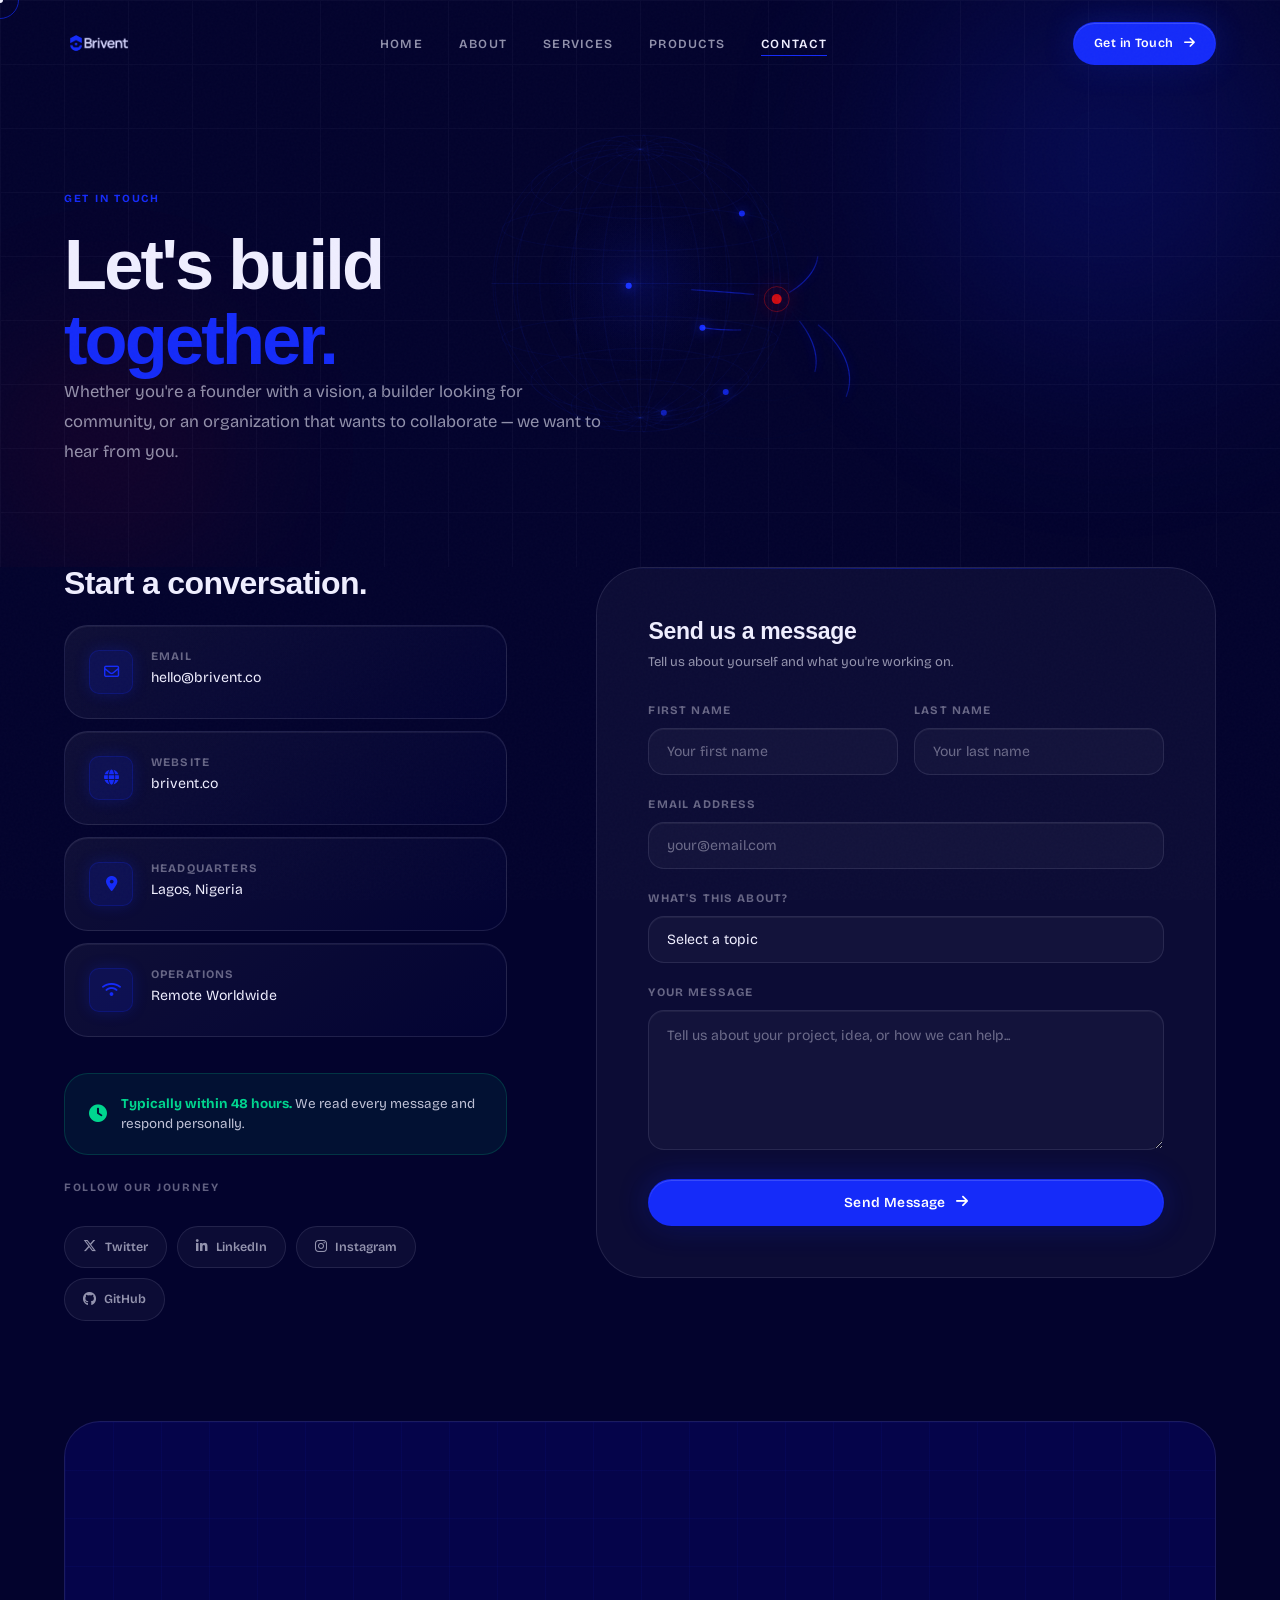
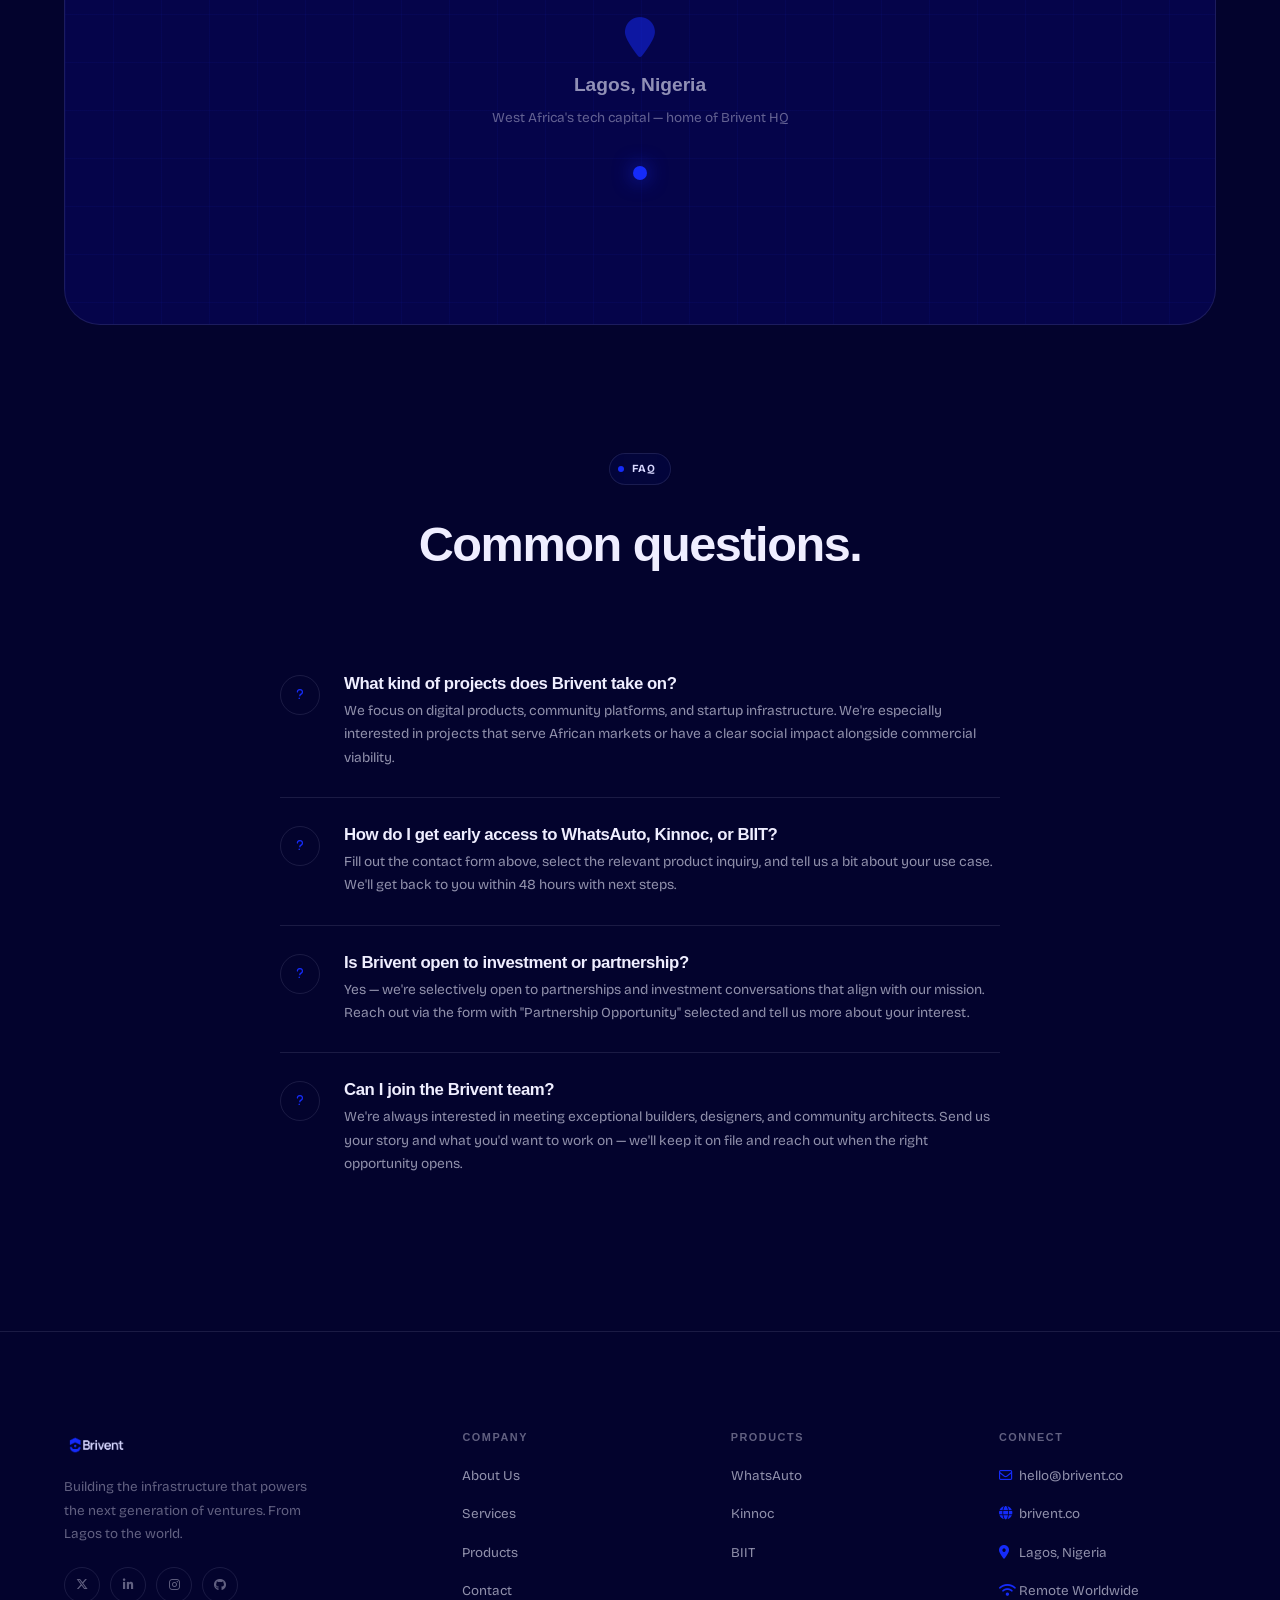
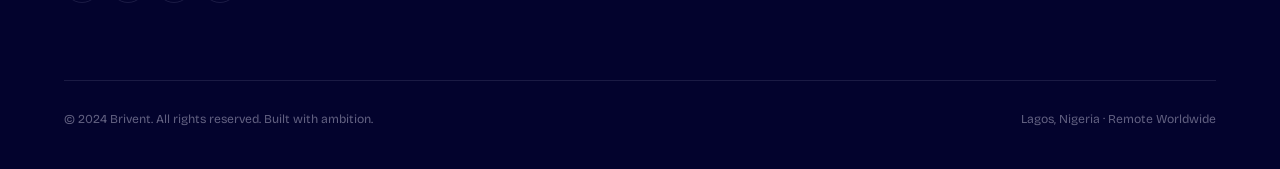
<file: contact.html>
<!DOCTYPE html>
<html lang="en">
<head>
  <meta charset="UTF-8">
  <meta name="viewport" content="width=device-width, initial-scale=1.0">
  <title>Contact — Brivent</title>
  <meta name="description" content="Get in touch with Brivent. Whether you're a founder, a builder, or a collaborator — we want to hear from you.">
  <link rel="icon" href="favicon.jpg" type="image/jpeg">
  <link rel="preconnect" href="https://fonts.googleapis.com">
  <link rel="preconnect" href="https://fonts.gstatic.com" crossorigin>
  <link href="https://fonts.googleapis.com/css2?family=Clash+Display:wght@400;500;600;700&family=Bricolage+Grotesque:opsz,wght@12..96,300;400;500;600;700&display=swap" rel="stylesheet">
  <link rel="stylesheet" href="https://cdnjs.cloudflare.com/ajax/libs/font-awesome/6.5.1/css/all.min.css">
  <link rel="stylesheet" href="assets/css/style.css">
  <style>
    .p-hero { padding:calc(90px + clamp(60px,8vw,100px)) 0 clamp(60px,8vw,100px); position:relative; overflow:hidden; }
    .p-hero__label { font-size:.68rem;font-weight:700;letter-spacing:.16em;text-transform:uppercase;color:var(--persian);margin-bottom:20px;display:block; }
    /* Contact layout */
    .contact-layout {
      display: grid;
      grid-template-columns: 1fr 1.4fr;
      gap: clamp(40px, 7vw, 90px);
      align-items: start;
    }
    /* Info column */
    .info-cards { display:flex;flex-direction:column;gap:12px;margin-bottom:36px; }
    .response-band {
      padding: 20px 24px;
      border-radius: var(--r-lg);
      background: rgba(0,214,143,.07);
      border: 1px solid rgba(0,214,143,.18);
      display: flex;
      align-items: center;
      gap: 14px;
    }
    .response-band i { color:#00d68f;font-size:1.1rem;flex-shrink:0; }
    .response-band p  { font-size:.84rem;color:var(--white-80);line-height:1.5; }
    .response-band strong { color:#00d68f; }
    /* Social links */
    .social-links { display:flex; flex-wrap:wrap; gap:10px; margin-top:28px; }
    .social-link {
      display:inline-flex; align-items:center; gap:8px;
      padding:10px 18px;
      border-radius:var(--r-pill);
      border:1px solid var(--glass-border);
      background:var(--glass-w);
      font-size:.78rem; font-weight:600; color:var(--white-60);
      transition: all var(--t-med) var(--ease);
    }
    .social-link i { font-size:.85rem; }
    .social-link:hover { border-color:var(--persian); color:var(--white-c); background:rgba(21,43,249,.08); transform:translateY(-2px); }
    /* Form card */
    .form-card {
      background: var(--glass-w);
      border: 1px solid var(--glass-border);
      border-radius: var(--r-2xl);
      padding: clamp(32px,4vw,52px);
      position: relative;
      overflow: hidden;
    }
    .form-card::before {
      content:''; position:absolute;top:0;left:0;right:0;
      height:1px;
      background:linear-gradient(90deg,transparent,rgba(21,43,249,.4),transparent);
    }
    /* Map placeholder */
    .map-block {
      border-radius:var(--r-xl);
      overflow:hidden;
      aspect-ratio:16/7;
      position:relative;
      border:1px solid var(--glass-border);
      background:var(--deep-2);
      display:flex; align-items:center; justify-content:center;
      margin-top:clamp(60px,8vw,100px);
    }
    .map-block__inner { text-align:center; }
    .map-block__inner i { font-size:2.5rem; color:var(--persian); margin-bottom:12px; opacity:.5; }
    .map-block__inner p { font-size:.85rem; color:var(--white-40); }
    .map-block__inner strong { display:block; font-family:var(--font-display); font-size:1.2rem; color:var(--white-60); margin-bottom:6px; }
    .map-pin {
      position:absolute; bottom:30%; left:50%; transform:translate(-50%,50%);
    }
    .map-pin__dot {
      width:14px; height:14px; border-radius:50%;
      background:var(--persian);
      box-shadow:0 0 20px rgba(21,43,249,.8);
      animation:map-pulse 2s ease infinite;
    }
    @keyframes map-pulse {
      0%,100%{box-shadow:0 0 20px rgba(21,43,249,.8)}
      50%{box-shadow:0 0 40px rgba(21,43,249,1),0 0 80px rgba(21,43,249,.4)}
    }
    .map-grid {
      position:absolute;inset:0;
      background-image:
        linear-gradient(rgba(21,43,249,.06) 1px,transparent 1px),
        linear-gradient(90deg,rgba(21,43,249,.06) 1px,transparent 1px);
      background-size:48px 48px;
    }
    @media (max-width:1024px){
      .contact-layout { grid-template-columns:1fr; }
    }
  </style>
</head>
<body>

<div class="cur-dot" id="curDot"></div>
<div class="cur-ring" id="curRing"></div>
<div class="loader" id="loader">
  <div class="loader__logo"><img src="brivent.png" alt="Brivent"></div>
  <div class="loader__bar"></div>
</div>

<nav class="nav" id="nav">
  <div class="container">
    <div class="nav__inner">
      <a href="index.html" class="nav__logo"><img src="brivent.png" alt="Brivent"></a>
      <ul class="nav__links">
        <li><a href="index.html"    class="nav__link">Home</a></li>
        <li><a href="about.html"    class="nav__link">About</a></li>
        <li><a href="services.html" class="nav__link">Services</a></li>
        <li><a href="products.html" class="nav__link">Products</a></li>
        <li><a href="contact.html"  class="nav__link">Contact</a></li>
      </ul>
      <div class="nav__actions">
        <a href="contact.html" class="btn btn-primary btn-sm" data-mag>Get in Touch <i class="fa-solid fa-arrow-right"></i></a>
        <button class="nav__burger" id="burger" aria-label="Open menu"><span></span><span></span><span></span></button>
      </div>
    </div>
  </div>
</nav>

<div class="m-menu" id="mMenu">
  <ul class="m-menu__links">
    <li><a href="index.html"    class="m-menu__link">Home</a></li>
    <li><a href="about.html"    class="m-menu__link">About</a></li>
    <li><a href="services.html" class="m-menu__link">Services</a></li>
    <li><a href="products.html" class="m-menu__link">Products</a></li>
    <li><a href="contact.html"  class="m-menu__link">Contact</a></li>
  </ul>
  <p class="m-menu__foot">&copy; 2024 Brivent &mdash; Lagos, Nigeria</p>
</div>

<!-- ══ PAGE HERO ══ -->
<section class="p-hero">
  <canvas id="globeCanvas" style="position:absolute;inset:0;width:100%;height:100%;pointer-events:none;z-index:0" aria-hidden="true"></canvas>
  <div class="orb orb-blue"  style="width:600px;height:600px;top:-25%;right:-10%;opacity:.5" aria-hidden="true"></div>
  <div class="orb orb-red"   style="width:350px;height:350px;bottom:-10%;left:-5%;opacity:.35" aria-hidden="true"></div>
  <div class="grid-ovr" aria-hidden="true"></div>
  <div class="container" style="position:relative;z-index:1">
    <span class="p-hero__label" data-reveal="up">Get in Touch</span>
    <h1 class="d-lg" data-reveal="up" data-d="1">Let's build<br><span style="color:var(--persian)">together.</span></h1>
    <p class="lead" data-reveal="up" data-d="2" style="max-width:540px">Whether you're a founder with a vision, a builder looking for community, or an organization that wants to collaborate — we want to hear from you.</p>
  </div>
</section>

<!-- ══ CONTACT SECTION ══ -->
<section class="sec" style="padding-top:0">
  <div class="container">
    <div class="contact-layout">
      <!-- Info -->
      <div data-reveal="left">
        <h2 class="d-sm mb-24">Start a conversation.</h2>
        <div class="info-cards">
          <div class="info-card">
            <div class="info-ico"><i class="fa-regular fa-envelope"></i></div>
            <div>
              <h5>Email</h5>
              <p><a href="mailto:hello@brivent.co" style="color:var(--white-c);transition:color var(--t-fast)" onmouseover="this.style.color='var(--persian)'" onmouseout="this.style.color='var(--white-c)'">hello@brivent.co</a></p>
            </div>
          </div>
          <div class="info-card">
            <div class="info-ico"><i class="fa-solid fa-globe"></i></div>
            <div>
              <h5>Website</h5>
              <p>brivent.co</p>
            </div>
          </div>
          <div class="info-card">
            <div class="info-ico"><i class="fa-solid fa-location-dot"></i></div>
            <div>
              <h5>Headquarters</h5>
              <p>Lagos, Nigeria</p>
            </div>
          </div>
          <div class="info-card">
            <div class="info-ico"><i class="fa-solid fa-wifi"></i></div>
            <div>
              <h5>Operations</h5>
              <p>Remote Worldwide</p>
            </div>
          </div>
        </div>
        <div class="response-band">
          <i class="fa-solid fa-clock"></i>
          <p><strong>Typically within 48 hours.</strong> We read every message and respond personally.</p>
        </div>
        <div>
          <p class="caption mt-24 mb-16" style="color:var(--white-40)">Follow our journey</p>
          <div class="social-links">
            <a href="#" class="social-link"><i class="fa-brands fa-x-twitter"></i> Twitter</a>
            <a href="#" class="social-link"><i class="fa-brands fa-linkedin-in"></i> LinkedIn</a>
            <a href="#" class="social-link"><i class="fa-brands fa-instagram"></i> Instagram</a>
            <a href="#" class="social-link"><i class="fa-brands fa-github"></i> GitHub</a>
          </div>
        </div>
      </div>

      <!-- Form -->
      <div class="form-card" data-reveal="right">
        <h3 class="d-xs mb-8">Send us a message</h3>
        <p class="small" style="color:var(--white-60);margin-bottom:28px">Tell us about yourself and what you're working on.</p>
        <div id="formMsg" class="form-msg"></div>
        <form id="contactForm" action="https://formspree.io/f/mreozvne" method="POST" novalidate>
          <div class="form-row">
            <div class="form-group">
              <label for="first_name">First Name</label>
              <input type="text" id="first_name" name="first_name" placeholder="Your first name" required>
            </div>
            <div class="form-group">
              <label for="last_name">Last Name</label>
              <input type="text" id="last_name" name="last_name" placeholder="Your last name" required>
            </div>
          </div>
          <div class="form-group">
            <label for="email">Email Address</label>
            <input type="email" id="email" name="email" placeholder="your@email.com" required>
          </div>
          <div class="form-group">
            <label for="topic">What's this about?</label>
            <select id="topic" name="topic" required>
              <option value="" disabled selected>Select a topic</option>
              <option value="product-inquiry">Product Inquiry (WhatsAuto / Kinnoc / BIIT)</option>
              <option value="partnership">Partnership Opportunity</option>
              <option value="startup-support">Startup Support</option>
              <option value="community">Community Building</option>
              <option value="media">Media &amp; Press</option>
              <option value="general">General Inquiry</option>
              <option value="other">Something Else</option>
            </select>
          </div>
          <div class="form-group">
            <label for="message">Your Message</label>
            <textarea id="message" name="message" placeholder="Tell us about your project, idea, or how we can help..." required></textarea>
          </div>
          <button type="submit" class="btn btn-primary w-full" style="justify-content:center;width:100%" data-mag>
            Send Message <i class="fa-solid fa-arrow-right"></i>
          </button>
        </form>
      </div>
    </div>

    <!-- Map block -->
    <div class="map-block" data-reveal="up">
      <div class="map-grid" aria-hidden="true"></div>
      <div class="map-pin" aria-hidden="true"><div class="map-pin__dot"></div></div>
      <div class="map-block__inner" style="position:relative;z-index:1">
        <i class="fa-solid fa-location-pin"></i>
        <strong>Lagos, Nigeria</strong>
        <p>West Africa's tech capital &mdash; home of Brivent HQ</p>
      </div>
    </div>
  </div>
</section>

<!-- ══ FAQ SECTION ══ -->
<section class="sec" style="padding-top:0">
  <div class="container">
    <div class="sec-hd ctr" data-reveal="up">
      <span class="badge"><span class="bdot"></span> FAQ</span>
      <h2 class="d-md mt-16">Common questions.</h2>
    </div>
    <div style="max-width:720px;margin:0 auto" data-reveal="up" data-d="2">
      <div class="steps">
        <div class="step">
          <div class="step__num"><i class="fa-solid fa-question" style="font-size:.65rem"></i></div>
          <div class="step__body">
            <h4>What kind of projects does Brivent take on?</h4>
            <p>We focus on digital products, community platforms, and startup infrastructure. We're especially interested in projects that serve African markets or have a clear social impact alongside commercial viability.</p>
          </div>
        </div>
        <div class="step">
          <div class="step__num"><i class="fa-solid fa-question" style="font-size:.65rem"></i></div>
          <div class="step__body">
            <h4>How do I get early access to WhatsAuto, Kinnoc, or BIIT?</h4>
            <p>Fill out the contact form above, select the relevant product inquiry, and tell us a bit about your use case. We'll get back to you within 48 hours with next steps.</p>
          </div>
        </div>
        <div class="step">
          <div class="step__num"><i class="fa-solid fa-question" style="font-size:.65rem"></i></div>
          <div class="step__body">
            <h4>Is Brivent open to investment or partnership?</h4>
            <p>Yes — we're selectively open to partnerships and investment conversations that align with our mission. Reach out via the form with "Partnership Opportunity" selected and tell us more about your interest.</p>
          </div>
        </div>
        <div class="step">
          <div class="step__num"><i class="fa-solid fa-question" style="font-size:.65rem"></i></div>
          <div class="step__body">
            <h4>Can I join the Brivent team?</h4>
            <p>We're always interested in meeting exceptional builders, designers, and community architects. Send us your story and what you'd want to work on — we'll keep it on file and reach out when the right opportunity opens.</p>
          </div>
        </div>
      </div>
    </div>
  </div>
</section>

<!-- ══ FOOTER ══ -->
<footer class="footer">
  <div class="container">
    <div class="footer__grid">
      <div class="footer__brand">
        <img src="brivent.png" alt="Brivent">
        <p>Building the infrastructure that powers the next generation of ventures. From Lagos to the world.</p>
        <div class="footer__socials">
          <a href="#" class="soc-btn" aria-label="X"><i class="fa-brands fa-x-twitter"></i></a>
          <a href="#" class="soc-btn" aria-label="LinkedIn"><i class="fa-brands fa-linkedin-in"></i></a>
          <a href="#" class="soc-btn" aria-label="Instagram"><i class="fa-brands fa-instagram"></i></a>
          <a href="#" class="soc-btn" aria-label="GitHub"><i class="fa-brands fa-github"></i></a>
        </div>
      </div>
      <div class="footer__col">
        <h6>Company</h6>
        <ul class="footer__links">
          <li><a href="about.html">About Us</a></li>
          <li><a href="services.html">Services</a></li>
          <li><a href="products.html">Products</a></li>
          <li><a href="contact.html">Contact</a></li>
        </ul>
      </div>
      <div class="footer__col">
        <h6>Products</h6>
        <ul class="footer__links">
          <li><a href="products.html">WhatsAuto</a></li>
          <li><a href="products.html">Kinnoc</a></li>
          <li><a href="products.html">BIIT</a></li>
        </ul>
      </div>
      <div class="footer__col">
        <h6>Connect</h6>
        <ul class="footer__links">
          <li><a href="mailto:hello@brivent.co"><i class="fa-regular fa-envelope" style="width:14px;color:var(--persian)"></i>&nbsp; hello@brivent.co</a></li>
          <li><a href="#"><i class="fa-solid fa-globe" style="width:14px;color:var(--persian)"></i>&nbsp; brivent.co</a></li>
          <li><a href="#"><i class="fa-solid fa-location-dot" style="width:14px;color:var(--persian)"></i>&nbsp; Lagos, Nigeria</a></li>
          <li><a href="#"><i class="fa-solid fa-wifi" style="width:14px;color:var(--persian)"></i>&nbsp; Remote Worldwide</a></li>
        </ul>
      </div>
    </div>
    <div class="footer__bar">
      <p>&copy; 2024 Brivent. All rights reserved. Built with ambition.</p>
      <p>Lagos, Nigeria &middot; Remote Worldwide</p>
    </div>
  </div>
</footer>

<script src="assets/js/main.js"></script>
</body>
</html>
</file>
<file: assets/css/style.css>
/* ═══════════════════════════════════════════════════
   BRIVENT — GLOBAL STYLESHEET v2.0
   Futuristic · 3D · Physics-Driven
═══════════════════════════════════════════════════ */

/* ─── RESET ─── */
*, *::before, *::after { box-sizing: border-box; margin: 0; padding: 0; }
html { scroll-behavior: smooth; font-size: 16px; }
img { max-width: 100%; display: block; }
a { text-decoration: none; color: inherit; }
button { border: none; background: none; cursor: pointer; font-family: inherit; }
ul { list-style: none; }
input, textarea, select { font-family: inherit; }

/* ─── DESIGN TOKENS ─── */
:root {
  --deep:          #03032d;
  --deep-2:        #05044a;
  --persian:       #152bf9;
  --persian-dim:   rgba(21,43,249,.15);
  --persian-glow:  rgba(21,43,249,.4);
  --flamingo:      #ff110b;
  --flamingo-dim:  rgba(255,17,11,.12);
  --chalk:         #d7d7ff;
  --white-c:       #efeeff;
  --white-80:      rgba(239,238,255,.80);
  --white-60:      rgba(239,238,255,.60);
  --white-40:      rgba(239,238,255,.40);
  --white-20:      rgba(239,238,255,.20);
  --white-10:      rgba(239,238,255,.10);
  --white-06:      rgba(239,238,255,.06);
  --white-03:      rgba(239,238,255,.03);
  --glass-b:       rgba(21,43,249,.07);
  --glass-w:       rgba(239,238,255,.04);
  --glass-border:  rgba(215,215,255,.11);
  --glass-border-2:rgba(215,215,255,.22);

  --font-display: 'Clash Display', sans-serif;
  --font-body:    'Bricolage Grotesque', sans-serif;
  --font-mono:    'Courier New', monospace;

  --sec: clamp(80px, 10vw, 140px);
  --wrap: 1380px;
  --pad: clamp(20px, 5vw, 64px);

  --r-xs: 6px; --r-sm: 10px; --r-md: 16px;
  --r-lg: 24px; --r-xl: 36px; --r-2xl: 48px; --r-pill: 999px;

  --ease: cubic-bezier(.22,1,.36,1);
  --ease-io: cubic-bezier(.65,0,.35,1);
  --t-fast: .18s; --t-med: .38s; --t-slow: .65s; --t-xl: 1.0s;
}

/* ─── BASE ─── */
body {
  background: var(--deep);
  color: var(--white-c);
  font-family: var(--font-body);
  line-height: 1.65;
  overflow-x: hidden;
  -webkit-font-smoothing: antialiased;
  -moz-osx-font-smoothing: grayscale;
}

/* Noise grain overlay */
body::after {
  content: '';
  position: fixed; inset: 0;
  background-image: url("data:image/svg+xml,%3Csvg viewBox='0 0 512 512' xmlns='http://www.w3.org/2000/svg'%3E%3Cfilter id='n'%3E%3CfeTurbulence type='fractalNoise' baseFrequency='0.75' numOctaves='4' stitchTiles='stitch'/%3E%3C/filter%3E%3Crect width='100%25' height='100%25' filter='url(%23n)'/%3E%3C/svg%3E");
  opacity: .022;
  pointer-events: none;
  z-index: 9998;
}

/* ─── SCROLLBAR ─── */
::-webkit-scrollbar { width: 3px; }
::-webkit-scrollbar-track { background: var(--deep); }
::-webkit-scrollbar-thumb { background: var(--persian); border-radius: 2px; }
::selection { background: var(--persian); color: #fff; }

/* ─── CONTAINER ─── */
.container { max-width: var(--wrap); margin: 0 auto; padding: 0 var(--pad); }

/* ─── TYPOGRAPHY ─── */
h1, h2, h3, h4, h5, h6 {
  font-family: var(--font-display);
  font-weight: 600;
  line-height: 1.06;
  letter-spacing: -.025em;
}
.d-xl  { font-size: clamp(3.4rem, 7.5vw, 9rem);  letter-spacing: -.05em;  line-height: 1.0; }
.d-lg  { font-size: clamp(2.8rem, 5.5vw, 6.5rem); letter-spacing: -.04em; }
.d-md  { font-size: clamp(2rem, 3.8vw, 4.2rem);   letter-spacing: -.03em; }
.d-sm  { font-size: clamp(1.5rem, 2.5vw, 2.5rem); letter-spacing: -.02em; }
.d-xs  { font-size: clamp(1.2rem, 1.8vw, 1.8rem); letter-spacing: -.015em; }
.lead  { font-size: clamp(.95rem, 1.3vw, 1.15rem); color: var(--white-60); line-height: 1.8; font-weight: 400; }
.small { font-size: .82rem; }
.caption { font-size: .7rem; letter-spacing: .14em; text-transform: uppercase; font-weight: 700; }

.text-blue   { color: var(--persian); }
.text-red    { color: var(--flamingo); }
.text-chalk  { color: var(--chalk); }
.text-muted  { color: var(--white-40); }
.text-center { text-align: center; }
.font-mono   { font-family: var(--font-mono); }

/* Gradient text */
.grad-text {
  background: linear-gradient(135deg, var(--white-c) 0%, var(--chalk) 40%, rgba(21,43,249,.9) 100%);
  -webkit-background-clip: text; -webkit-text-fill-color: transparent; background-clip: text;
}

/* Neon text glow */
.neon-blue {
  color: var(--white-c);
  text-shadow:
    0 0 4px var(--white-c),
    0 0 14px var(--persian),
    0 0 30px var(--persian),
    0 0 60px rgba(21,43,249,.5);
}
.neon-red {
  color: var(--white-c);
  text-shadow:
    0 0 4px var(--white-c),
    0 0 14px var(--flamingo),
    0 0 30px var(--flamingo),
    0 0 60px rgba(255,17,11,.5);
}

/* Outline text */
.text-outline {
  -webkit-text-stroke: 1px rgba(21,43,249,.7);
  color: transparent;
}

/* ─── BADGE ─── */
.badge {
  display: inline-flex; align-items: center; gap: 8px;
  padding: 6px 14px 6px 8px; border-radius: var(--r-pill);
  border: 1px solid var(--glass-border);
  background: var(--glass-b); backdrop-filter: blur(16px);
  font-size: .68rem; font-weight: 700; letter-spacing: .12em;
  text-transform: uppercase; color: var(--chalk);
}
.bdot {
  width: 6px; height: 6px; border-radius: 50%;
  background: var(--persian);
  animation: blink 2.2s ease infinite; flex-shrink: 0;
}
.bdot.red   { background: var(--flamingo); }
.bdot.green { background: #00d68f; }
.bdot.amber { background: #ffb800; }
@keyframes blink { 0%,100%{opacity:1;transform:scale(1)} 50%{opacity:.3;transform:scale(.55)} }

/* ─── BUTTONS ─── */
.btn {
  display: inline-flex; align-items: center; gap: 10px;
  padding: 14px 28px; border-radius: var(--r-pill);
  font-size: .86rem; font-weight: 600; letter-spacing: .03em;
  transition: transform var(--t-med) var(--ease), box-shadow var(--t-med), background var(--t-med), border-color var(--t-med);
  cursor: pointer; position: relative; overflow: hidden; white-space: nowrap;
  font-family: var(--font-body);
}
.btn::after {
  content: ''; position: absolute; inset: 0;
  background: linear-gradient(135deg, rgba(255,255,255,.12) 0%, transparent 60%);
  opacity: 0; transition: opacity var(--t-med);
}
.btn:hover::after { opacity: 1; }
.btn:hover { transform: translateY(-2px); }
.btn:active { transform: translateY(0) scale(.98); }

.btn-primary {
  background: var(--persian); color: #fff; border: 1px solid transparent;
  box-shadow: 0 0 30px rgba(21,43,249,.3), 0 4px 20px rgba(0,0,0,.3), inset 0 1px 0 rgba(255,255,255,.15);
}
.btn-primary:hover { box-shadow: 0 0 55px rgba(21,43,249,.6), 0 8px 32px rgba(21,43,249,.25); }

.btn-glass {
  background: var(--glass-w); color: var(--white-c);
  border: 1px solid var(--glass-border); backdrop-filter: blur(16px);
}
.btn-glass:hover { border-color: var(--glass-border-2); background: var(--white-06); }

.btn-outline {
  background: transparent; color: var(--white-c);
  border: 1px solid var(--glass-border-2);
}
.btn-outline:hover { background: var(--white-06); border-color: rgba(215,215,255,.35); }

.btn-sm  { padding: 10px 20px; font-size: .78rem; }
.btn-lg  { padding: 18px 40px; font-size: .96rem; }
.btn-xl  { padding: 20px 48px; font-size: 1.05rem; }
.btn-ico { width: 46px; height: 46px; padding: 0; justify-content: center; border-radius: 50%; }

/* ─── NAV ─── */
.nav {
  position: fixed; top: 0; left: 0; right: 0; z-index: 1000;
  padding: 22px 0;
  transition: padding var(--t-med) var(--ease), background var(--t-med), border-color var(--t-med);
}
.nav.scrolled {
  padding: 12px 0;
  background: rgba(3,3,45,.88); backdrop-filter: blur(28px) saturate(1.5);
  border-bottom: 1px solid var(--glass-border);
  box-shadow: 0 4px 30px rgba(0,0,0,.4);
}
.nav__inner { display: flex; align-items: center; justify-content: space-between; gap: 24px; }
.nav__logo img { height: 28px; width: auto; display: block; }
.nav__links { display: flex; align-items: center; gap: 36px; }
.nav__link {
  font-size: .78rem; font-weight: 600; letter-spacing: .1em; text-transform: uppercase;
  color: var(--white-60); transition: color var(--t-fast); position: relative;
}
.nav__link::after {
  content: ''; position: absolute; bottom: -5px; left: 0; right: 0;
  height: 1px; background: var(--persian);
  transform: scaleX(0); transform-origin: left;
  transition: transform var(--t-med) var(--ease);
}
.nav__link:hover, .nav__link.active { color: var(--white-c); }
.nav__link:hover::after, .nav__link.active::after { transform: scaleX(1); }
.nav__actions { display: flex; align-items: center; gap: 14px; flex-shrink: 0; }
.nav__burger {
  display: none; flex-direction: column; gap: 5px; width: 30px;
  cursor: pointer; padding: 3px; background: none; border: none;
}
.nav__burger span {
  display: block; height: 1.5px; background: var(--white-c);
  border-radius: 2px; transition: all var(--t-med) var(--ease);
}
.nav__burger.open span:nth-child(1) { transform: translateY(6.5px) rotate(45deg); }
.nav__burger.open span:nth-child(2) { opacity: 0; transform: scaleX(0); }
.nav__burger.open span:nth-child(3) { transform: translateY(-6.5px) rotate(-45deg); }

/* ─── MOBILE MENU ─── */
.m-menu {
  position: fixed; inset: 0; background: var(--deep); z-index: 999;
  display: flex; flex-direction: column;
  padding: 100px var(--pad) 60px;
  opacity: 0; pointer-events: none;
  transition: opacity var(--t-med) var(--ease); overflow: auto;
}
.m-menu.open { opacity: 1; pointer-events: all; }
.m-menu__links { display: flex; flex-direction: column; gap: 4px; flex: 1; }
.m-menu__link {
  font-family: var(--font-display);
  font-size: clamp(2.2rem, 8vw, 4.5rem); font-weight: 600;
  color: var(--white-c); letter-spacing: -.03em;
  opacity: 0; transform: translateX(-50px);
  transition: opacity var(--t-slow) var(--ease), transform var(--t-slow) var(--ease), color var(--t-fast);
  display: inline-block;
}
.m-menu.open .m-menu__link { opacity: 1; transform: translateX(0); }
.m-menu.open .m-menu__link:nth-child(1){transition-delay:.05s}
.m-menu.open .m-menu__link:nth-child(2){transition-delay:.10s}
.m-menu.open .m-menu__link:nth-child(3){transition-delay:.15s}
.m-menu.open .m-menu__link:nth-child(4){transition-delay:.20s}
.m-menu.open .m-menu__link:nth-child(5){transition-delay:.25s}
.m-menu__link:hover { color: var(--persian); }
.m-menu__foot { font-size: .78rem; color: var(--white-40); margin-top: 40px; }

/* ─── CURSOR ─── */
.cur-dot {
  position: fixed; top: 0; left: 0; width: 6px; height: 6px; border-radius: 50%;
  background: var(--white-c); pointer-events: none; z-index: 10001;
  transform: translate(-50%,-50%);
  transition: width .12s, height .12s, background .18s;
  will-change: left, top;
}
.cur-ring {
  position: fixed; top: 0; left: 0; width: 38px; height: 38px;
  border: 1.5px solid rgba(21,43,249,.65); border-radius: 50%;
  pointer-events: none; z-index: 10000; transform: translate(-50%,-50%);
  transition: width .3s var(--ease), height .3s var(--ease), border-color .2s;
  will-change: left, top;
}
.cur-ring.hov { width: 60px; height: 60px; border-color: var(--flamingo); }
.cur-dot.hov  { width: 10px; height: 10px; background: var(--persian); }
@media (pointer:coarse) { .cur-dot, .cur-ring { display: none; } }

/* ─── PAGE LOADER ─── */
.loader {
  position: fixed; inset: 0; background: var(--deep); z-index: 99999;
  display: flex; align-items: center; justify-content: center; flex-direction: column; gap: 20px;
  transition: opacity .7s var(--ease), visibility .7s;
}
.loader.gone { opacity: 0; visibility: hidden; }
.loader__logo img { height: 32px; opacity: .6; }
.loader__bar { width: 180px; height: 1px; background: var(--glass-border); position: relative; overflow: hidden; border-radius: 2px; }
.loader__bar::after {
  content: ''; position: absolute; top: 0; left: 0; height: 100%;
  background: linear-gradient(90deg, var(--persian), var(--flamingo));
  animation: load-fill .9s var(--ease) forwards;
}
@keyframes load-fill { from{width:0} to{width:100%} }

/* ─── SECTION ─── */
.sec    { padding: var(--sec) 0; position: relative; }
.sec-sm { padding: calc(var(--sec)*.6) 0; }
.sec-xs { padding: calc(var(--sec)*.35) 0; }

/* ─── SECTION HEADER ─── */
.sec-hd { margin-bottom: clamp(40px,6vw,80px); }
.sec-hd .badge { margin-bottom: 18px; }
.sec-hd .lead  { margin-top: 16px; }
.sec-hd.ctr { text-align: center; }
.sec-hd.ctr .lead { margin-inline: auto; max-width: 560px; }

/* ─── GRID UTILITIES ─── */
.grid-2 { display: grid; grid-template-columns: repeat(2,1fr); gap: 24px; }
.grid-3 { display: grid; grid-template-columns: repeat(3,1fr); gap: 24px; }
.grid-4 { display: grid; grid-template-columns: repeat(4,1fr); gap: 24px; }
.grid-half { display: grid; grid-template-columns: 1fr 1fr; gap: clamp(32px,6vw,80px); align-items: center; }

/* ─── GLOW ORBS ─── */
.orb {
  position: absolute; border-radius: 50%; pointer-events: none;
  filter: blur(80px); animation: orb-drift 12s ease-in-out infinite;
}
.orb-blue  { background: radial-gradient(circle, rgba(21,43,249,.45) 0%, transparent 70%); }
.orb-red   { background: radial-gradient(circle, rgba(255,17,11,.35) 0%, transparent 70%); animation-duration:15s; animation-direction:reverse; }
.orb-chalk { background: radial-gradient(circle, rgba(215,215,255,.15) 0%, transparent 70%); animation-duration:18s; }
@keyframes orb-drift {
  0%,100%{transform:translate(0,0) scale(1)}
  33%{transform:translate(4%,-5%) scale(1.06)}
  66%{transform:translate(-3%,4%) scale(.94)}
}

/* ─── HOLOGRAPHIC SHIMMER (on images/cards) ─── */
.holo-shine {
  position: relative; overflow: hidden;
}
.holo-shine::after {
  content: '';
  position: absolute; inset: 0;
  background: linear-gradient(
    115deg,
    transparent 0%, transparent 25%,
    rgba(255,255,255,.04) 30%, rgba(255,255,255,.08) 32%, rgba(21,43,249,.05) 34%,
    transparent 36%, transparent 64%,
    rgba(255,255,255,.04) 69%, rgba(255,255,255,.08) 71%, rgba(21,43,249,.05) 73%,
    transparent 75%
  );
  background-size: 300% 100%;
  animation: holo-move 5s ease-in-out infinite;
  pointer-events: none; z-index: 3; border-radius: inherit;
}
@keyframes holo-move {
  0%   { background-position: -100% 0; }
  100% { background-position: 350% 0; }
}

/* ─── SCANLINES ─── */
.scanlines { position: relative; }
.scanlines::before {
  content: ''; position: absolute; inset: 0; z-index: 2; pointer-events: none;
  background: repeating-linear-gradient(
    0deg, transparent, transparent 2px,
    rgba(3,3,45,.1) 2px, rgba(3,3,45,.1) 4px
  );
  border-radius: inherit;
}

/* ─── HUD FRAME CORNERS ─── */
.hud-frame { position: relative; }
.hud-frame::before, .hud-frame::after {
  content: ''; position: absolute;
  width: 18px; height: 18px;
  border-color: rgba(21,43,249,.5); border-style: solid;
  transition: all var(--t-med) var(--ease); z-index: 3;
}
.hud-frame::before { top: 8px; left: 8px; border-width: 1px 0 0 1px; }
.hud-frame::after  { bottom: 8px; right: 8px; border-width: 0 1px 1px 0; }
.hud-frame:hover::before, .hud-frame:hover::after {
  width: 26px; height: 26px; border-color: var(--persian); opacity: 1;
}

/* ─── MARQUEE ─── */
.marquee {
  overflow: hidden; border-top: 1px solid var(--glass-border);
  border-bottom: 1px solid var(--glass-border);
  background: var(--glass-b); padding: 18px 0;
}
.marquee__track { display: flex; width: max-content; animation: mscroll 32s linear infinite; }
.marquee:hover .marquee__track { animation-play-state: paused; }
.marquee__item {
  display: flex; align-items: center; gap: 28px;
  padding: 0 28px; font-size: .72rem; font-weight: 700;
  letter-spacing: .13em; text-transform: uppercase;
  color: var(--white-40); white-space: nowrap;
}
.marquee__item i { color: var(--persian); font-size: .55rem; }
@keyframes mscroll { to { transform: translateX(-50%); } }

/* ─── GLASS CARDS ─── */
.card {
  background: linear-gradient(145deg, rgba(255,255,255,.06) 0%, rgba(21,43,249,.03) 100%);
  border: 1px solid var(--glass-border);
  border-radius: var(--r-lg);
  padding: 32px;
  position: relative; overflow: hidden;
  transition: border-color var(--t-med), transform var(--t-med) var(--ease), box-shadow var(--t-med);
  backdrop-filter: blur(12px);
  box-shadow: inset 0 1px 0 rgba(255,255,255,.07), inset 0 -1px 0 rgba(0,0,0,.2), 0 4px 20px rgba(0,0,0,.2);
}
.card::before {
  content: ''; position: absolute; inset: 0;
  background: linear-gradient(145deg, rgba(21,43,249,.05) 0%, transparent 55%);
  opacity: 0; transition: opacity var(--t-med);
}
.card:hover {
  border-color: rgba(215,215,255,.22); transform: translateY(-5px);
  box-shadow: inset 0 1px 0 rgba(255,255,255,.1), 0 24px 60px rgba(0,0,0,.4), 0 0 40px rgba(21,43,249,.1);
}
.card:hover::before { opacity: 1; }

.card-ico {
  width: 48px; height: 48px; border-radius: var(--r-sm);
  background: var(--persian-dim); border: 1px solid rgba(21,43,249,.2);
  display: flex; align-items: center; justify-content: center;
  color: var(--persian); font-size: 1.05rem; margin-bottom: 20px; flex-shrink: 0;
  box-shadow: 0 0 20px rgba(21,43,249,.2);
}
.card-ico.red   { background: var(--flamingo-dim); border-color: rgba(255,17,11,.2); color: var(--flamingo); box-shadow: 0 0 20px rgba(255,17,11,.2); }
.card-ico.green { background: rgba(0,214,143,.1);  border-color: rgba(0,214,143,.2); color: #00d68f; box-shadow: 0 0 20px rgba(0,214,143,.2); }

/* ─── PRODUCT CARDS (HOLOGRAPHIC) ─── */
.p-card {
  background: linear-gradient(145deg, rgba(255,255,255,.06) 0%, rgba(21,43,249,.04) 100%);
  border: 1px solid var(--glass-border);
  border-radius: var(--r-xl); overflow: hidden; position: relative;
  transition: border-color var(--t-slow) var(--ease), box-shadow var(--t-slow), transform var(--t-slow) var(--ease);
  box-shadow: inset 0 1px 0 rgba(255,255,255,.07), 0 4px 30px rgba(0,0,0,.3);
}
/* Animated holographic border */
.p-card::after {
  content: ''; position: absolute; inset: -1px;
  border-radius: inherit;
  background: linear-gradient(135deg,
    rgba(21,43,249,.7) 0%, rgba(215,215,255,.5) 20%,
    rgba(255,17,11,.6) 40%, rgba(21,43,249,.7) 60%,
    rgba(215,215,255,.5) 80%, rgba(21,43,249,.7) 100%
  );
  background-size: 400% 400%;
  animation: holo 6s linear infinite;
  opacity: 0; transition: opacity var(--t-med); z-index: 0; pointer-events: none;
}
.p-card:hover::after { opacity: 1; }
.p-card:hover {
  box-shadow: 0 32px 80px rgba(0,0,0,.5), 0 0 60px rgba(21,43,249,.15);
  transform: translateY(-8px);
}
@keyframes holo { 0%{background-position:0% 0%} 100%{background-position:400% 400%} }
.p-card__inner { position: relative; z-index: 1; }
.p-card__img { aspect-ratio: 16/9; overflow: hidden; position: relative; }
.p-card__img img {
  width: 100%; height: 100%; object-fit: cover;
  filter: brightness(.65) saturate(.7);
  transition: transform var(--t-slow) var(--ease), filter var(--t-slow);
}
.p-card:hover .p-card__img img { transform: scale(1.07); filter: brightness(.82) saturate(.9); }
.p-card__img::after {
  content: ''; position: absolute; inset: 0;
  background: linear-gradient(to bottom, transparent 35%, rgba(3,3,45,.98) 100%);
}
.p-card__body { padding: 28px 28px 32px; }

/* ─── TAGS ─── */
.tags { display: flex; flex-wrap: wrap; gap: 6px; }
.tag {
  display: inline-flex; align-items: center; gap: 5px;
  padding: 4px 10px; border-radius: var(--r-pill);
  font-size: .65rem; font-weight: 700; letter-spacing: .08em; text-transform: uppercase; border: 1px solid;
}
.tag-blue  { color: var(--persian);  border-color: rgba(21,43,249,.3);  background: rgba(21,43,249,.08); }
.tag-red   { color: var(--flamingo); border-color: rgba(255,17,11,.3);  background: rgba(255,17,11,.08); }
.tag-green { color: #00d68f;         border-color: rgba(0,214,143,.3);  background: rgba(0,214,143,.08); }
.tag-amber { color: #ffb800;         border-color: rgba(255,184,0,.3);  background: rgba(255,184,0,.08); }
.tag-chalk { color: var(--chalk);    border-color: rgba(215,215,255,.2); background: rgba(215,215,255,.06); }

/* ─── STAT CARDS ─── */
.stat-card {
  padding: clamp(32px,4vw,52px) 32px;
  border-radius: var(--r-lg);
  background: linear-gradient(145deg, rgba(255,255,255,.06) 0%, rgba(21,43,249,.04) 100%);
  border: 1px solid var(--glass-border);
  text-align: center; position: relative; overflow: hidden;
  box-shadow: inset 0 1px 0 rgba(255,255,255,.07);
  transition: border-color var(--t-med), transform var(--t-med) var(--ease), box-shadow var(--t-med);
}
.stat-card::before {
  content: ''; position: absolute; bottom: 0; left: 50%; transform: translateX(-50%);
  width: 55%; height: 1px;
  background: linear-gradient(90deg, transparent, var(--persian), transparent);
  box-shadow: 0 0 10px rgba(21,43,249,.6);
}
.stat-card::after {
  content: ''; position: absolute; top: -50%; left: -50%; width: 200%; height: 200%;
  background: radial-gradient(ellipse 60% 60% at 50% 100%, rgba(21,43,249,.06), transparent);
  pointer-events: none;
}
.stat-card:hover { border-color: rgba(215,215,255,.22); transform: translateY(-4px); box-shadow: 0 20px 50px rgba(0,0,0,.35), 0 0 30px rgba(21,43,249,.08); }
.stat-val {
  font-family: var(--font-display); font-size: clamp(2.2rem,4.5vw,4rem);
  font-weight: 700; letter-spacing: -.04em; line-height: 1; margin-bottom: 10px;
  background: linear-gradient(135deg, var(--white-c) 0%, var(--chalk) 100%);
  -webkit-background-clip: text; -webkit-text-fill-color: transparent; background-clip: text;
}
.stat-lbl { font-size: .72rem; letter-spacing: .13em; text-transform: uppercase; color: var(--white-40); font-weight: 700; }

/* ─── FEATURE ROW ─── */
.feat-row { display: grid; grid-template-columns: 1fr 1fr; gap: clamp(40px,8vw,100px); align-items: center; }
.feat-row.rev { direction: rtl; }
.feat-row.rev > * { direction: ltr; }
.feat-img { position: relative; border-radius: var(--r-xl); overflow: hidden; aspect-ratio: 4/3; }
.feat-img img { width:100%; height:100%; object-fit:cover; filter:brightness(.68) saturate(.75); }
.feat-img::before {
  content:''; position:absolute;inset:0; z-index:1;
  background:linear-gradient(135deg,rgba(21,43,249,.2),rgba(3,3,45,.4));
}
.feat-img::after {
  content:''; position:absolute; inset:0; z-index:2;
  border: 1px solid var(--glass-border); border-radius: inherit; pointer-events:none;
}

/* ─── GRID OVERLAY ─── */
.grid-ovr {
  position: absolute; inset: 0; pointer-events: none; opacity: .03;
  background-image:
    linear-gradient(rgba(215,215,255,1) 1px, transparent 1px),
    linear-gradient(90deg, rgba(215,215,255,1) 1px, transparent 1px);
  background-size: 64px 64px;
}

/* ─── FLOATING ANIMATION ─── */
.float-anim { animation: float3d 8s ease-in-out infinite; }
@keyframes float3d {
  0%,100%{transform:translateY(0) rotate3d(.1,.1,0,0deg)}
  33%{transform:translateY(-14px) rotate3d(.1,.1,0,2deg)}
  66%{transform:translateY(-7px) rotate3d(.1,-.1,0,-1deg)}
}

/* ─── GLOW LINE ─── */
.glow-line {
  height: 1px;
  background: linear-gradient(90deg, transparent, var(--persian), var(--flamingo), transparent);
  box-shadow: 0 0 12px rgba(21,43,249,.5);
  animation: glowpulse 3s ease infinite;
}
@keyframes glowpulse { 0%,100%{opacity:.5} 50%{opacity:1} }

/* ─── CHECKLIST ─── */
.checklist { display: flex; flex-direction: column; gap: 12px; margin-top: 20px; }
.checklist li { display: flex; align-items: flex-start; gap: 12px; font-size: .88rem; color: var(--white-80); }
.checklist li i { color: var(--persian); font-size: .75rem; margin-top: 4px; flex-shrink: 0; }

/* ─── STEPS ─── */
.steps { display: flex; flex-direction: column; }
.step { display: flex; gap: 24px; padding: 28px 0; border-bottom: 1px solid var(--glass-border); position: relative; }
.step:last-child { border-bottom: none; }
.step__num {
  width: 40px; height: 40px; border-radius: 50%; border: 1px solid var(--glass-border);
  display: flex; align-items: center; justify-content: center;
  font-size: .72rem; font-weight: 700; letter-spacing: .06em; color: var(--persian); flex-shrink: 0;
}
.step__body h4 { margin-bottom: 6px; font-size: 1.05rem; font-family: var(--font-display); }
.step__body p  { font-size: .86rem; color: var(--white-60); line-height: 1.7; }

/* ─── TIMELINE ─── */
.timeline { position: relative; padding-left: 40px; }
.timeline::before {
  content: ''; position: absolute; top: 0; left: 8px; bottom: 0; width: 1px;
  background: linear-gradient(to bottom, var(--persian) 0%, var(--glass-border) 100%);
}
.t-item { position: relative; padding: 0 0 48px; }
.t-item::before {
  content: ''; position: absolute; top: 6px; left: -36px;
  width: 10px; height: 10px; border-radius: 50%;
  background: var(--persian); box-shadow: 0 0 14px rgba(21,43,249,.7);
}
.t-item:last-child { padding-bottom: 0; }
.t-year { font-size: .68rem; font-weight: 700; letter-spacing: .14em; text-transform: uppercase; color: var(--persian); margin-bottom: 6px; }
.t-item h4 { font-size: 1.1rem; margin-bottom: 8px; font-family: var(--font-display); }
.t-item p  { font-size: .86rem; color: var(--white-60); line-height: 1.7; }

/* ─── CONTACT FORM ─── */
.form-group { margin-bottom: 20px; }
.form-group label { display: block; font-size: .72rem; font-weight: 700; letter-spacing: .1em; text-transform: uppercase; color: var(--white-40); margin-bottom: 8px; }
.form-group input, .form-group textarea, .form-group select {
  width: 100%; padding: 14px 18px;
  background: rgba(255,255,255,.03);
  border: 1px solid var(--glass-border); border-radius: var(--r-md);
  color: var(--white-c); font-size: .88rem; font-family: var(--font-body);
  transition: border-color var(--t-fast), box-shadow var(--t-fast), background var(--t-fast);
  outline: none;
  box-shadow: inset 0 1px 0 rgba(255,255,255,.05);
}
.form-group input::placeholder, .form-group textarea::placeholder { color: var(--white-40); }
.form-group input:focus, .form-group textarea:focus, .form-group select:focus {
  border-color: rgba(21,43,249,.55); box-shadow: 0 0 0 3px rgba(21,43,249,.12), inset 0 1px 0 rgba(255,255,255,.05); background: rgba(21,43,249,.06);
}
.form-group textarea { resize: vertical; min-height: 140px; line-height: 1.6; }
.form-group select { appearance: none; cursor: pointer; }
.form-row { display: grid; grid-template-columns: 1fr 1fr; gap: 16px; }
.form-msg { padding: 16px 20px; border-radius: var(--r-md); font-size: .86rem; font-weight: 500; display: none; }
.form-msg.success { background: rgba(0,214,143,.1); border: 1px solid rgba(0,214,143,.25); color: #00d68f; display: block; }
.form-msg.error   { background: rgba(255,17,11,.1);  border: 1px solid rgba(255,17,11,.25);  color: var(--flamingo); display: block; }

/* ─── INFO CARDS ─── */
.info-card {
  display: flex; align-items: flex-start; gap: 18px;
  padding: 24px; border-radius: var(--r-lg); border: 1px solid var(--glass-border);
  background: linear-gradient(145deg, rgba(255,255,255,.05) 0%, rgba(21,43,249,.03) 100%);
  transition: border-color var(--t-med), transform var(--t-med) var(--ease);
  box-shadow: inset 0 1px 0 rgba(255,255,255,.06);
}
.info-card:hover { border-color: rgba(215,215,255,.22); transform: translateY(-3px); }
.info-ico {
  width: 44px; height: 44px; border-radius: var(--r-sm);
  background: var(--persian-dim); border: 1px solid rgba(21,43,249,.22);
  display: flex; align-items: center; justify-content: center;
  color: var(--persian); font-size: .95rem; flex-shrink: 0;
  box-shadow: 0 0 15px rgba(21,43,249,.2);
}
.info-card h5 { font-size: .72rem; letter-spacing: .1em; text-transform: uppercase; color: var(--white-40); font-family: var(--font-body); font-weight: 700; margin-bottom: 4px; }
.info-card p  { font-size: .88rem; color: var(--white-c); }

/* ─── FOOTER ─── */
.footer {
  padding: clamp(60px,8vw,100px) 0 40px;
  border-top: 1px solid var(--glass-border); position: relative;
}
.footer__grid { display: grid; grid-template-columns: 1.6fr 1fr 1fr 1fr; gap: clamp(32px,4vw,56px); margin-bottom: clamp(48px,6vw,80px); }
.footer__brand img { height: 26px; margin-bottom: 18px; }
.footer__brand p { font-size: .84rem; color: var(--white-40); max-width: 250px; line-height: 1.75; }
.footer__socials { display: flex; gap: 10px; margin-top: 20px; }
.soc-btn {
  width: 36px; height: 36px; border-radius: 50%; border: 1px solid var(--glass-border);
  display: flex; align-items: center; justify-content: center;
  color: var(--white-40); font-size: .76rem;
  transition: all var(--t-med) var(--ease);
}
.soc-btn:hover { border-color: var(--persian); color: var(--persian); background: var(--persian-dim); transform: translateY(-2px); box-shadow: 0 0 15px rgba(21,43,249,.3); }
.footer__col h6 { font-size: .68rem; font-weight: 700; letter-spacing: .14em; text-transform: uppercase; color: var(--white-40); margin-bottom: 18px; }
.footer__links { display: flex; flex-direction: column; gap: 12px; }
.footer__links a { font-size: .84rem; color: var(--white-60); transition: color var(--t-fast); }
.footer__links a:hover { color: var(--white-c); }
.footer__bar {
  display: flex; align-items: center; justify-content: space-between; gap: 16px;
  padding-top: 28px; border-top: 1px solid var(--glass-border);
}
.footer__bar p { font-size: .76rem; color: var(--white-40); }

/* ─── REVEAL ANIMATIONS ─── */
[data-reveal] {
  opacity: 0;
  transition: opacity var(--t-slow) var(--ease), transform var(--t-slow) var(--ease);
}
[data-reveal="up"]    { transform: translateY(55px); }
[data-reveal="down"]  { transform: translateY(-30px); }
[data-reveal="left"]  { transform: translateX(-65px); }
[data-reveal="right"] { transform: translateX(65px); }
[data-reveal="scale"] { transform: scale(.88); }
[data-reveal].vis     { opacity: 1; transform: none; }
[data-d="1"]{transition-delay:.08s} [data-d="2"]{transition-delay:.16s}
[data-d="3"]{transition-delay:.24s} [data-d="4"]{transition-delay:.32s}
[data-d="5"]{transition-delay:.40s} [data-d="6"]{transition-delay:.48s}
[data-d="7"]{transition-delay:.56s} [data-d="8"]{transition-delay:.64s}

/* ─── MISC UTILS ─── */
.w-full{width:100%} .pos-rel{position:relative} .overflow-hidden{overflow:hidden}
.flex-center{display:flex;align-items:center;justify-content:center}
.mt-8{margin-top:8px} .mt-12{margin-top:12px} .mt-16{margin-top:16px}
.mt-20{margin-top:20px} .mt-24{margin-top:24px} .mt-32{margin-top:32px} .mt-40{margin-top:40px}
.mb-8{margin-bottom:8px} .mb-12{margin-bottom:12px} .mb-16{margin-bottom:16px}
.mb-24{margin-bottom:24px} .mb-32{margin-bottom:32px}
.scroll-ind { display:flex; align-items:center; gap:10px; font-size:.68rem; letter-spacing:.14em; text-transform:uppercase; color:var(--white-40); font-weight:700; }
.scroll-ind i { animation: bounce-y 1.8s ease infinite; }
@keyframes bounce-y { 0%,100%{transform:translateY(0)} 50%{transform:translateY(5px)} }

/* ─── RESPONSIVE ─── */
@media (max-width:1200px) {
  .grid-4 { grid-template-columns:repeat(2,1fr); }
  .footer__grid { grid-template-columns:1fr 1fr; }
}
@media (max-width:1024px) {
  .feat-row { grid-template-columns:1fr; }
  .feat-row.rev { direction:ltr; }
  .grid-half { grid-template-columns:1fr; }
}
@media (max-width:768px) {
  .nav__links, .nav__actions .btn-glass { display:none; }
  .nav__burger { display:flex; }
  .grid-3 { grid-template-columns:1fr; }
  .grid-2 { grid-template-columns:1fr; }
  .form-row { grid-template-columns:1fr; }
  .footer__grid { grid-template-columns:1fr; gap:32px; }
  .footer__bar { flex-direction:column; text-align:center; gap:12px; }
}
</file>
